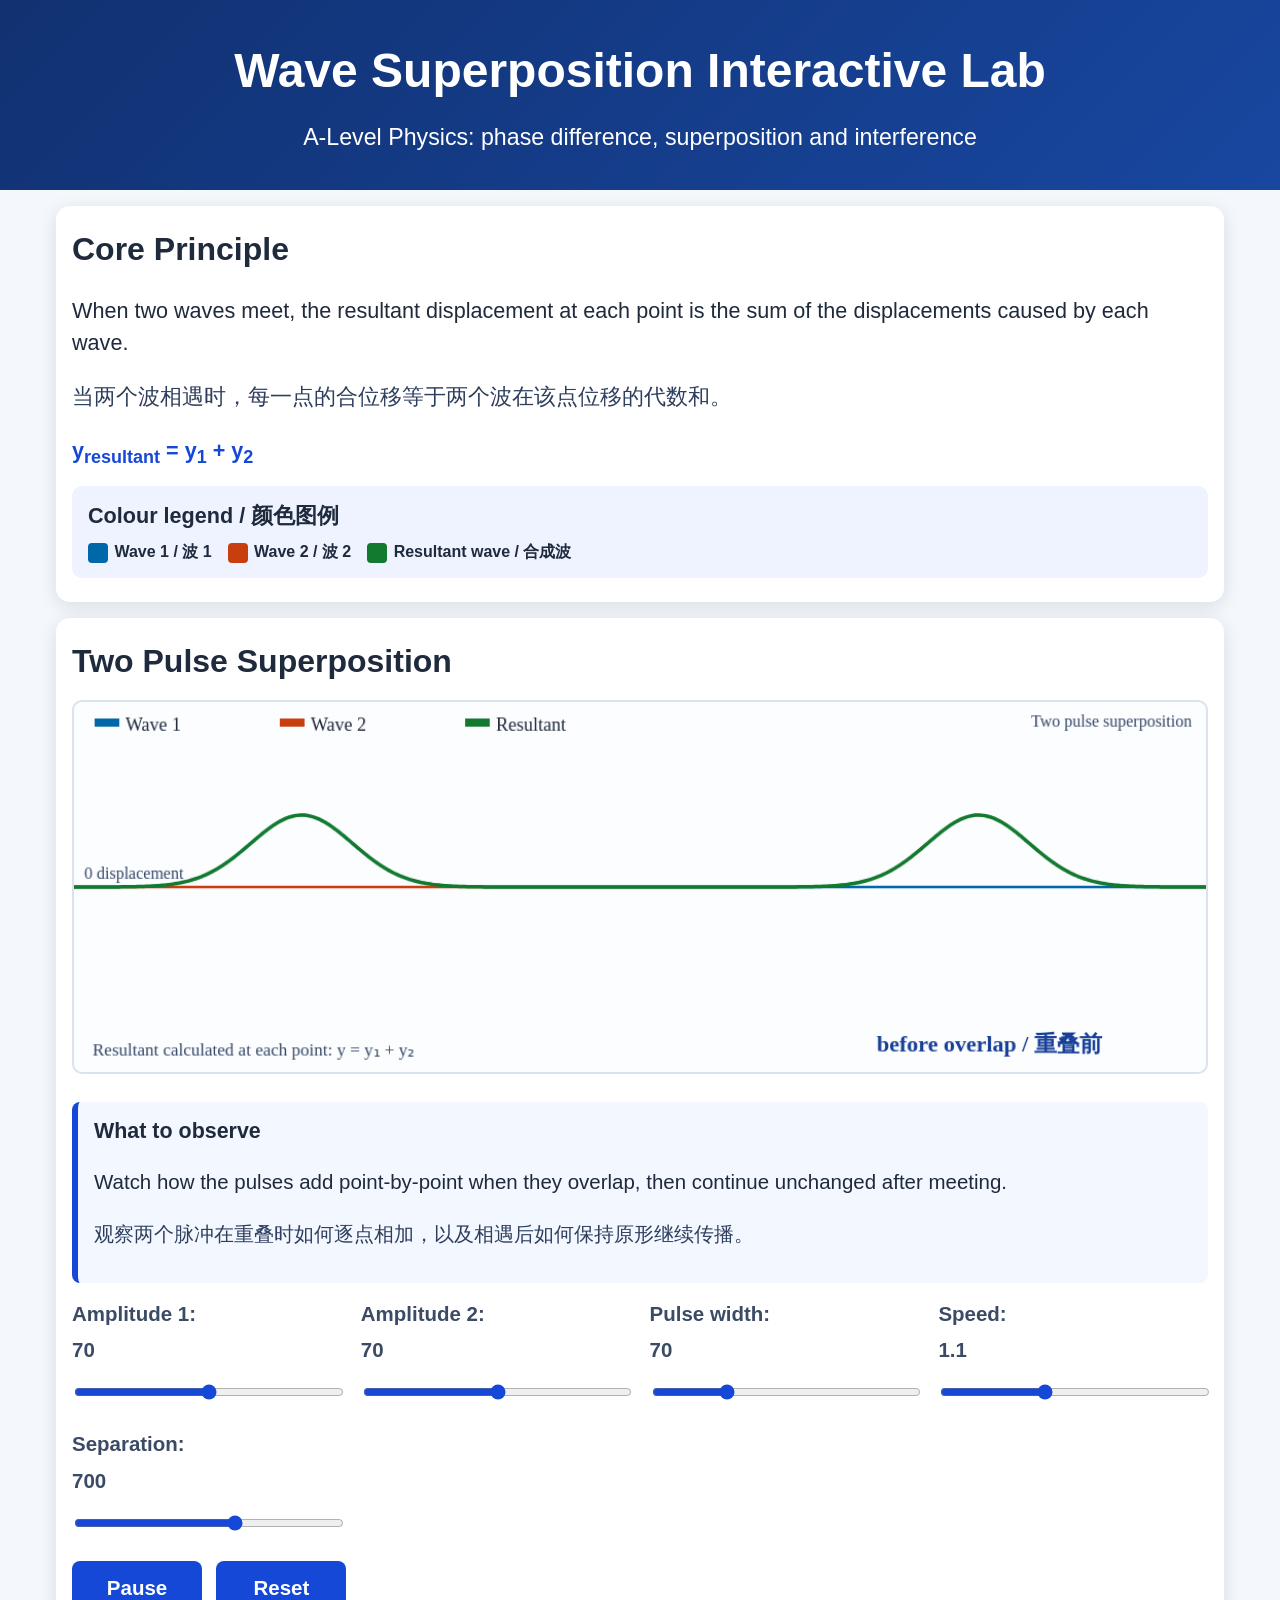
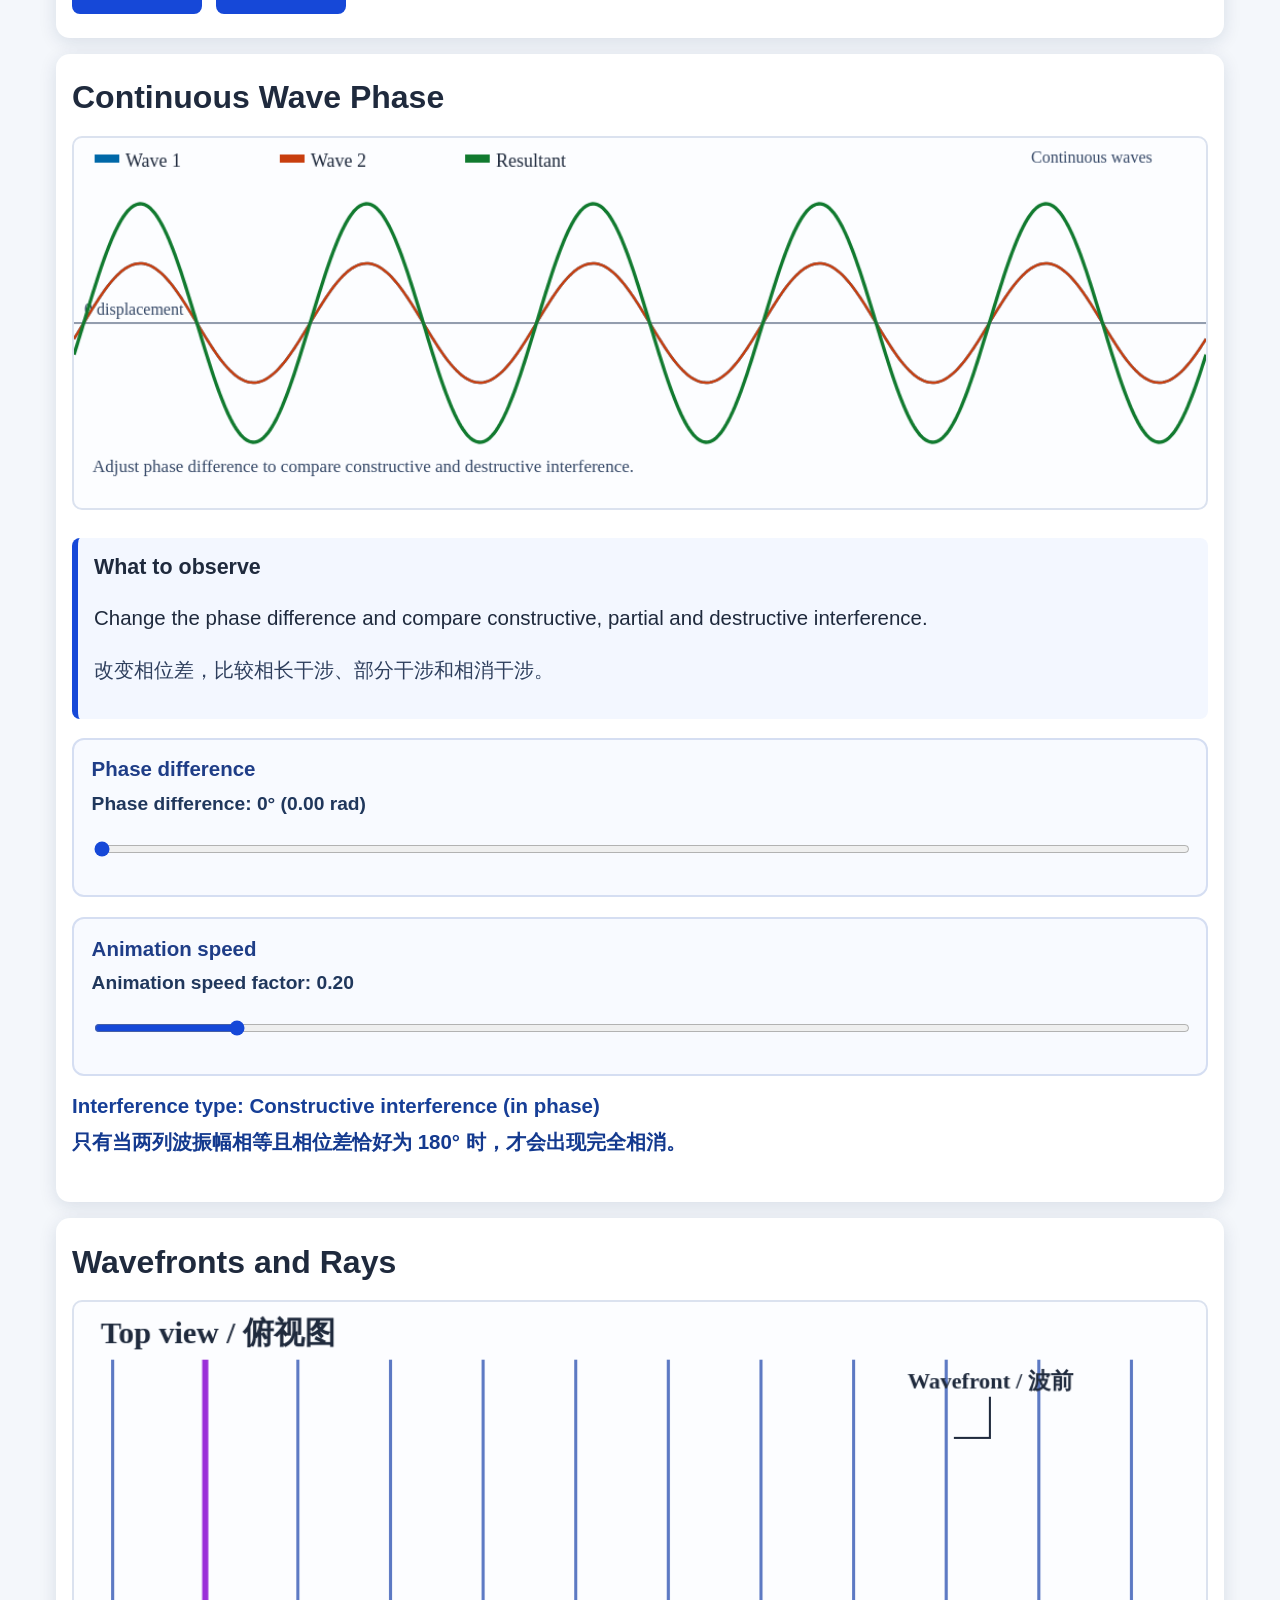
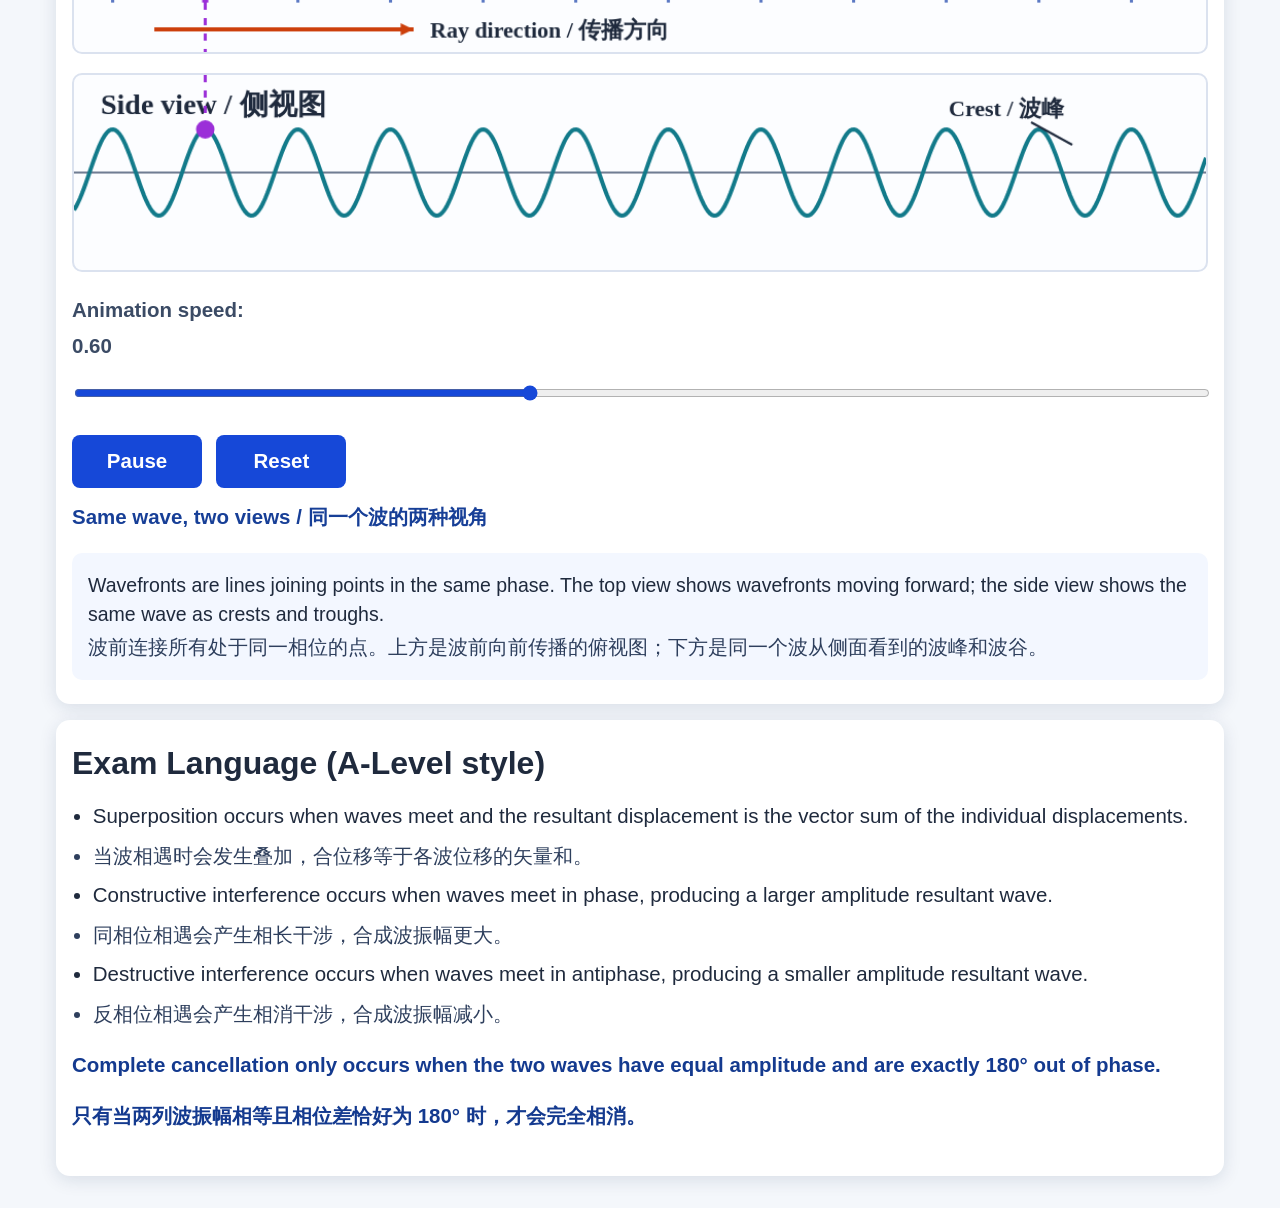
<file: index.html>
<!DOCTYPE html>
<html lang="en">
<head>
  <meta charset="UTF-8" />
  <meta name="viewport" content="width=device-width, initial-scale=1.0" />
  <title>Wave Superposition Interactive Lab</title>
  <link rel="stylesheet" href="style.css" />
</head>
<body>
  <header class="hero">
    <h1>Wave Superposition Interactive Lab</h1>
    <p class="subtitle">A-Level Physics: phase difference, superposition and interference</p>
  </header>

  <main class="container">
    <section class="panel principle-panel">
      <h2>Core Principle</h2>
      <p>
        When two waves meet, the resultant displacement at each point is the sum of the displacements caused by each wave.
      </p>
      <p class="cn-text">
        当两个波相遇时，每一点的合位移等于两个波在该点位移的代数和。
      </p>
      <p class="equation">y<sub>resultant</sub> = y<sub>1</sub> + y<sub>2</sub></p>
      <div class="colour-legend" aria-label="Wave colour legend">
        <h3>Colour legend / 颜色图例</h3>
        <div class="legend-items">
          <span><i class="legend-swatch wave1"></i>Wave 1 / 波 1</span>
          <span><i class="legend-swatch wave2"></i>Wave 2 / 波 2</span>
          <span><i class="legend-swatch resultant"></i>Resultant wave / 合成波</span>
        </div>
      </div>
    </section>

    <section class="panel">
      <h2>Two Pulse Superposition</h2>
      <canvas id="pulseCanvas" width="1100" height="360" aria-label="Pulse superposition animation"></canvas>
      <aside class="observe-box">
        <h3>What to observe</h3>
        <p>Watch how the pulses add point-by-point when they overlap, then continue unchanged after meeting.</p>
        <p class="cn-text">观察两个脉冲在重叠时如何逐点相加，以及相遇后如何保持原形继续传播。</p>
      </aside>
      <div class="controls-grid">
        <label>Amplitude 1: <span id="amp1Value">70</span>
          <input id="amp1" type="range" min="20" max="120" value="70" />
        </label>
        <label>Amplitude 2: <span id="amp2Value">70</span>
          <input id="amp2" type="range" min="20" max="120" value="70" />
        </label>
        <label>Pulse width: <span id="widthValue">70</span>
          <input id="pulseWidth" type="range" min="30" max="180" value="70" />
        </label>
        <label>Speed: <span id="speedValue">1.1</span>
          <input id="speed" type="range" min="0.3" max="2.4" value="1.1" step="0.1" />
        </label>
        <label>Separation: <span id="separationValue">700</span>
          <input id="separation" type="range" min="320" max="950" value="700" />
        </label>
      </div>
      <div class="button-row">
        <button id="pulsePlayPause">Pause</button>
        <button id="pulseReset">Reset</button>
      </div>
    </section>

    <section class="panel">
      <h2>Continuous Wave Phase</h2>
      <canvas id="phaseCanvas" width="1100" height="360" aria-label="Continuous wave phase animation"></canvas>
      <aside class="observe-box">
        <h3>What to observe</h3>
        <p>Change the phase difference and compare constructive, partial and destructive interference.</p>
        <p class="cn-text">改变相位差，比较相长干涉、部分干涉和相消干涉。</p>
      </aside>
      <div class="phase-controls-row">
        <div class="phase-control-box">
          <label for="phase" class="phase-control-title">Phase difference</label>
          <p class="phase-readout">Phase difference: <span id="phaseDeg">0</span>° (<span id="phaseRad">0.00</span> rad)</p>
          <input id="phase" class="long-touch-slider" type="range" min="0" max="360" value="0" />
        </div>
        <div class="phase-control-box speed-box">
          <label for="animationSpeed" class="phase-control-title">Animation speed</label>
          <p class="phase-readout">Animation speed factor: <span id="animationSpeedValue">0.20</span></p>
          <input id="animationSpeed" class="long-touch-slider" type="range" min="0" max="1.6" value="0.2" step="0.01" aria-label="Animation speed" />
        </div>
      </div>
      <p id="interferenceLabel" class="interference-label">Interference type: Constructive interference (in phase)</p>
      <p class="cn-text strong-note">
        只有当两列波振幅相等且相位差恰好为 180° 时，才会出现完全相消。
      </p>
    </section>

    <section class="panel wavefront-panel">
      <h2>Wavefronts and Rays</h2>
      <div class="wavefront-diagram-grid">
        <canvas id="wavefrontCanvas" width="1100" height="340" aria-label="Animated wavefronts and rays"></canvas>
        <canvas id="linkedWaveCanvas" width="1100" height="190" aria-label="Linked sinusoidal wave view"></canvas>
      </div>
      <div class="controls-grid wavefront-controls">
        <label>Animation speed: <span id="wavefrontSpeedValue">0.60</span>
          <input id="wavefrontSpeed" class="long-touch-slider" type="range" min="0" max="1.5" step="0.01" value="0.6" />
        </label>

      </div>
      <div class="button-row">
        <button id="wavefrontPlayPause">Pause</button>
        <button id="wavefrontReset">Reset</button>
      </div>
      <p class="representation-note">Same wave, two views / 同一个波的两种视角</p>
      <div class="wavefront-explain">
        <p>Wavefronts are lines joining points in the same phase. The top view shows wavefronts moving forward; the side view shows the same wave as crests and troughs.</p>
        <p class="cn-text">波前连接所有处于同一相位的点。上方是波前向前传播的俯视图；下方是同一个波从侧面看到的波峰和波谷。</p>
      </div>
    </section>

    <section class="panel exam-panel">
      <h2>Exam Language (A-Level style)</h2>
      <ul>
        <li>Superposition occurs when waves meet and the resultant displacement is the vector sum of the individual displacements.</li>
        <li class="cn-text">当波相遇时会发生叠加，合位移等于各波位移的矢量和。</li>
        <li>Constructive interference occurs when waves meet in phase, producing a larger amplitude resultant wave.</li>
        <li class="cn-text">同相位相遇会产生相长干涉，合成波振幅更大。</li>
        <li>Destructive interference occurs when waves meet in antiphase, producing a smaller amplitude resultant wave.</li>
        <li class="cn-text">反相位相遇会产生相消干涉，合成波振幅减小。</li>
      </ul>
      <p class="strong-note">
        Complete cancellation only occurs when the two waves have equal amplitude and are exactly 180° out of phase.
      </p>
      <p class="cn-text strong-note">只有当两列波振幅相等且相位差恰好为 180° 时，才会完全相消。</p>
    </section>
  </main>

  <script src="script.js"></script>
</body>
</html>
</file>
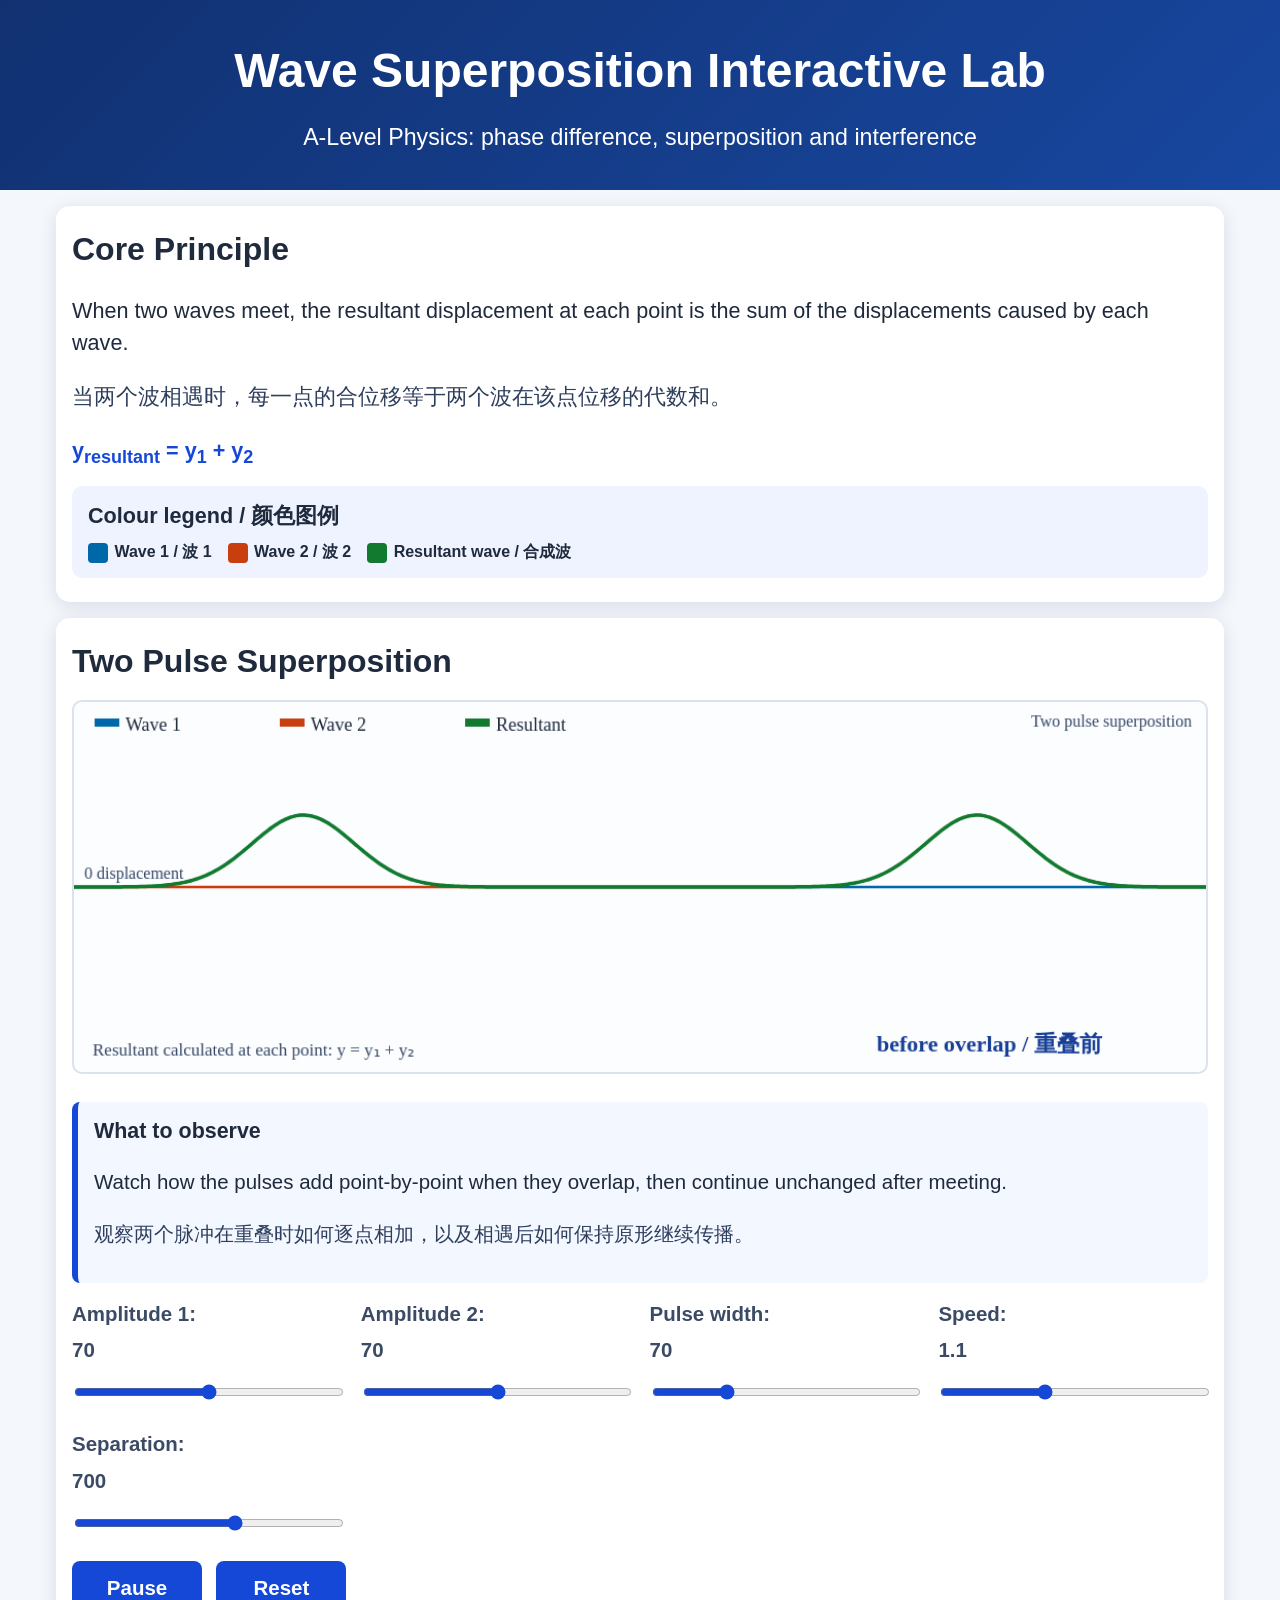
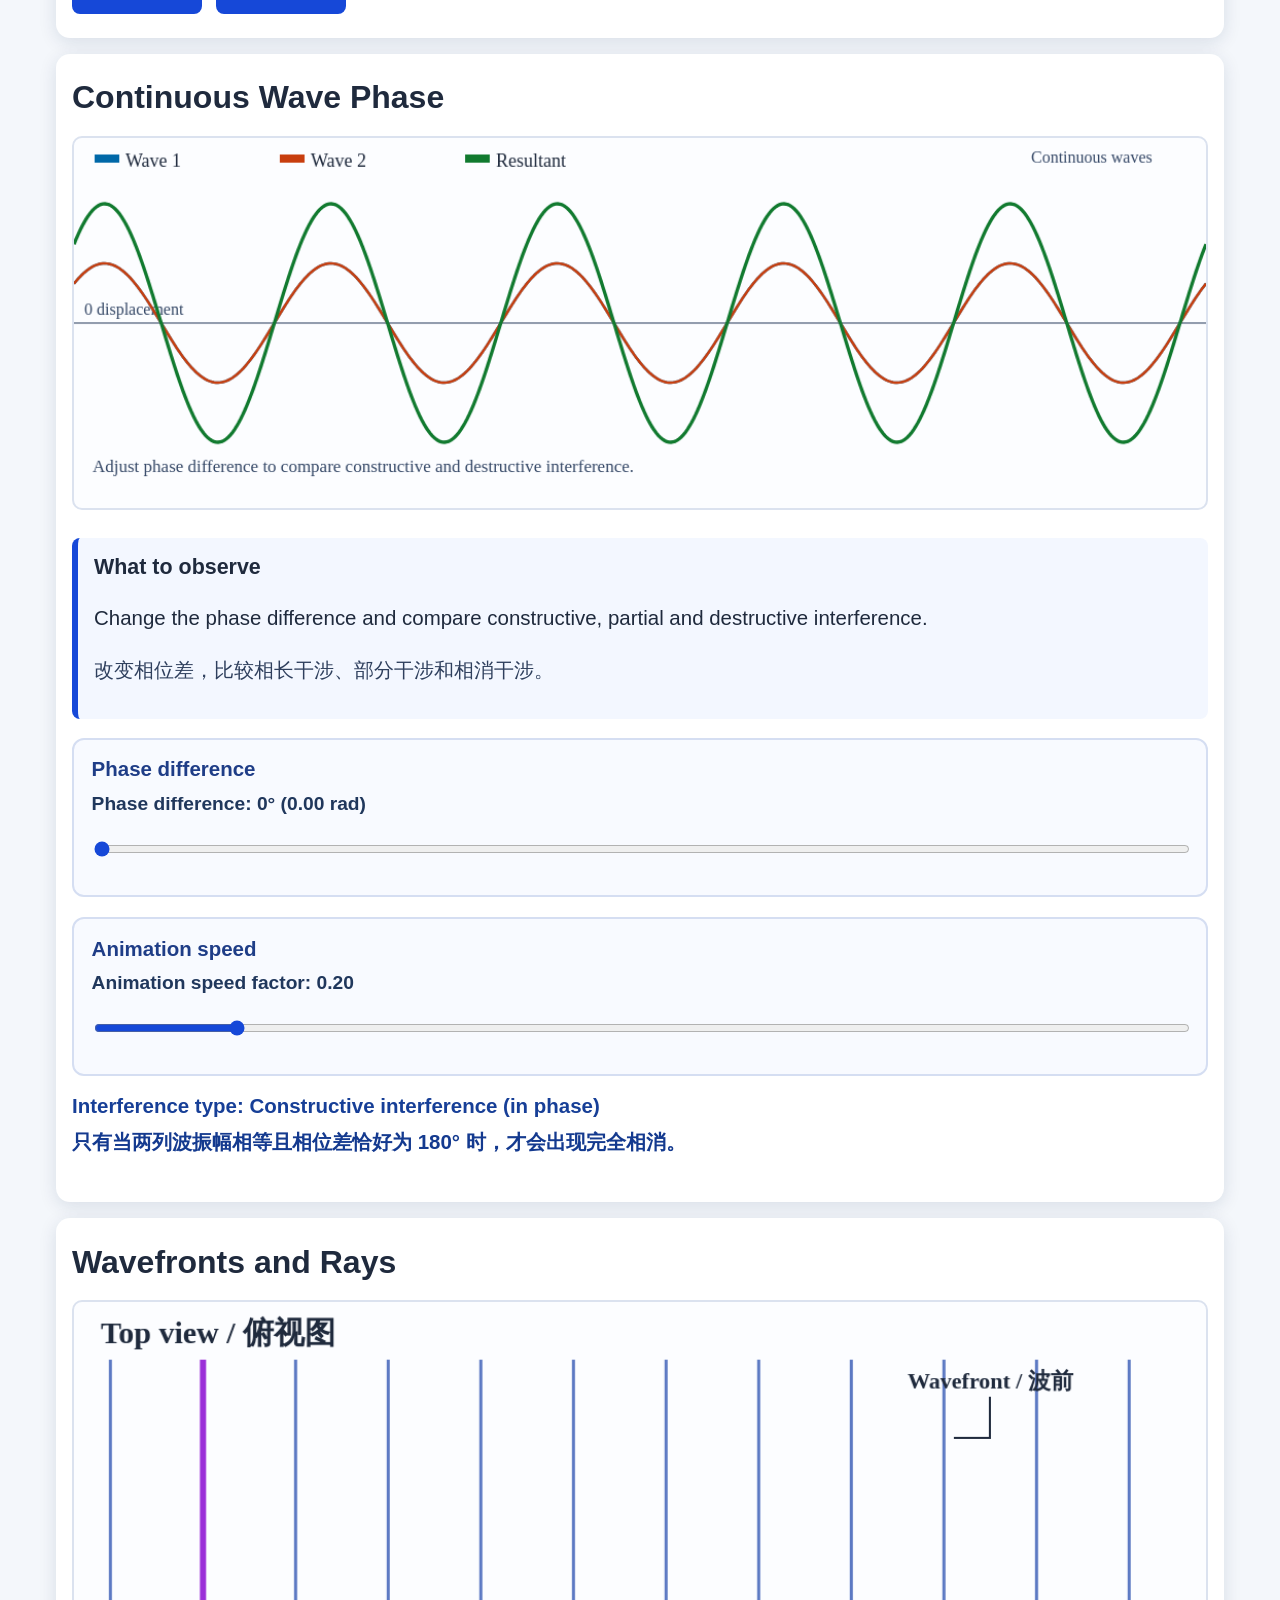
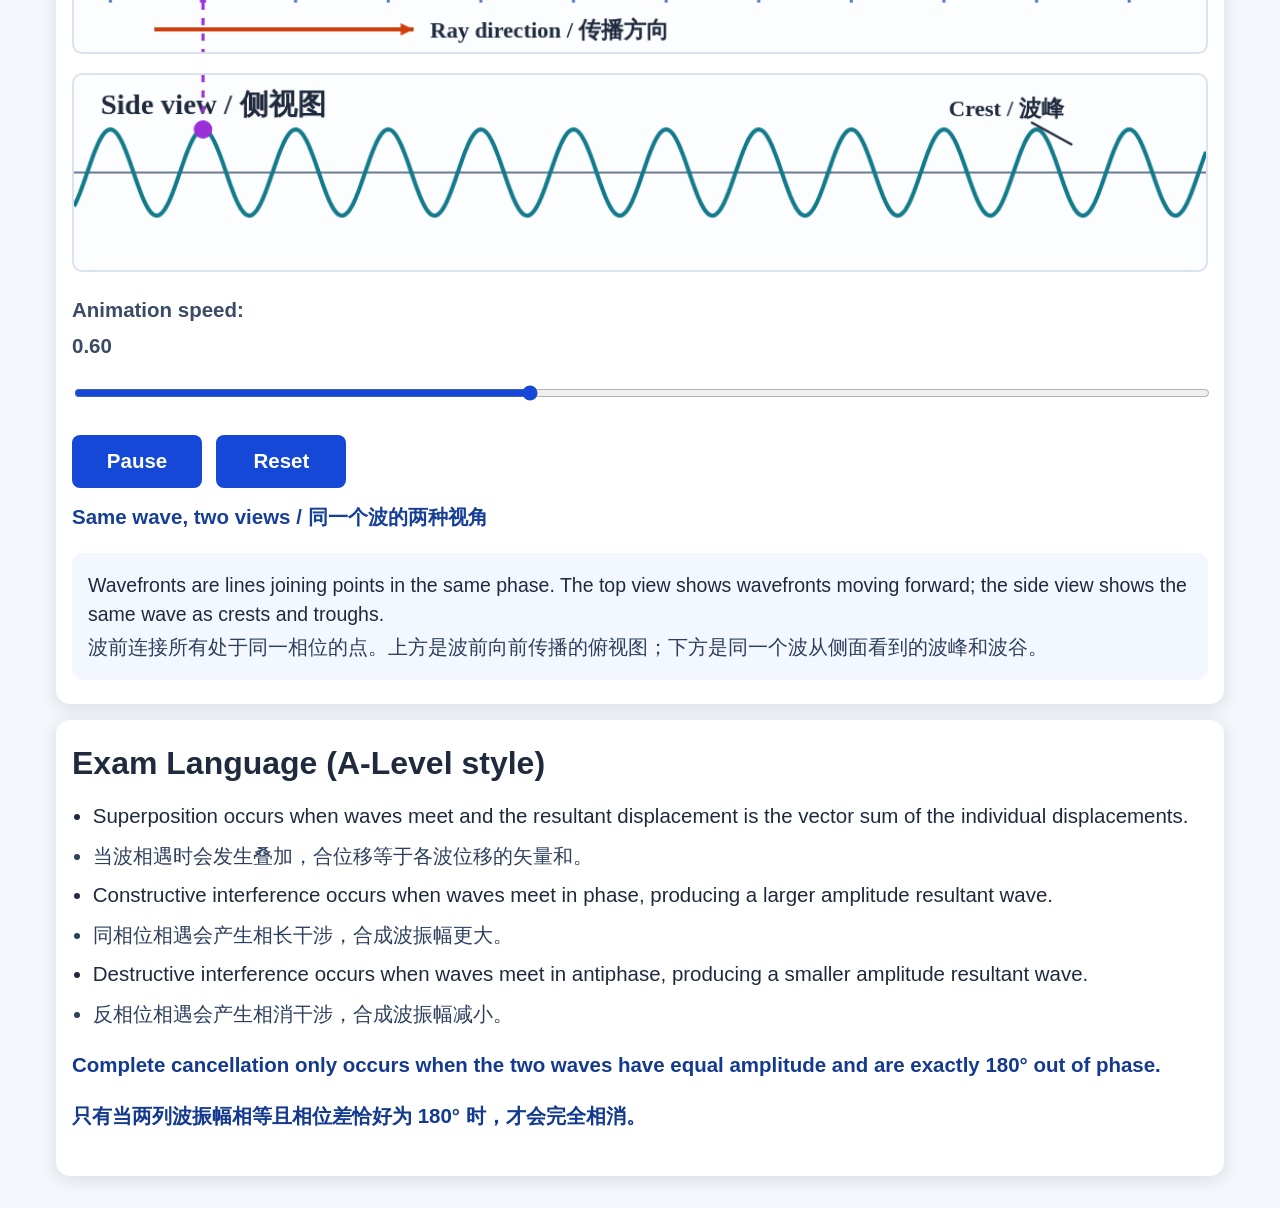
<file: wave-superposition-offline.html>
<!DOCTYPE html>
<html lang="en">
<head>
  <meta charset="UTF-8" />
  <meta name="viewport" content="width=device-width, initial-scale=1.0" />
  <title>Wave Superposition Interactive Lab</title>
  <style>
:root {
  --bg: #f4f7fb;
  --panel: #ffffff;
  --text: #1f2a3d;
  --muted: #3b4b65;
  --accent: #1648d8;
  --wave1: #0068a8;
  --wave2: #c83e0e;
  --resultant: #117a2f;
  --axis: #707d93;
  --shadow: rgba(17, 44, 84, 0.12);
}

* {
  box-sizing: border-box;
}

body {
  margin: 0;
  font-family: "Segoe UI", Arial, sans-serif;
  background: var(--bg);
  color: var(--text);
  line-height: 1.5;
}

.hero {
  background: linear-gradient(135deg, #113171, #1847a0);
  color: #fff;
  text-align: center;
  padding: 2.2rem 1.2rem;
}

h1 {
  margin: 0;
  font-size: clamp(2rem, 3.8vw, 3rem);
}

.subtitle {
  margin: 0.8rem 0 0;
  font-size: clamp(1.1rem, 2.3vw, 1.45rem);
}

.container {
  max-width: 1200px;
  margin: 1rem auto 2rem;
  padding: 0 1rem;
}

.panel {
  background: var(--panel);
  border-radius: 14px;
  box-shadow: 0 4px 18px var(--shadow);
  padding: 1rem 1rem 1.5rem;
  margin: 1rem 0;
}

h2 {
  font-size: clamp(1.35rem, 2.6vw, 2rem);
  margin-top: 0.2rem;
  margin-bottom: 0.9rem;
}

p, li, label, button, select {
  font-size: clamp(1.04rem, 1.95vw, 1.28rem);
}

.principle-panel p {
  font-size: clamp(1.12rem, 2vw, 1.35rem);
}

.equation {
  font-size: clamp(1.35rem, 2.6vw, 1.9rem);
  font-weight: 700;
  color: var(--accent);
  margin: 0.5rem 0 0;
}

canvas {
  width: 100%;
  height: auto;
  border: 2px solid #dbe2ef;
  border-radius: 10px;
  background: #fcfdff;
  margin-bottom: 0.4rem;
}

.controls-grid {
  display: grid;
  grid-template-columns: repeat(auto-fit, minmax(240px, 1fr));
  gap: 1rem 1.2rem;
  margin-top: 1rem;
}

.controls-grid label {
  display: flex;
  flex-direction: column;
  gap: 0.35rem;
  font-weight: 600;
  color: var(--muted);
}

input[type="range"] {
  width: 100%;
  height: 38px;
  accent-color: var(--accent);
}

.button-row {
  display: flex;
  gap: 0.9rem;
  margin-top: 1.1rem;
  flex-wrap: wrap;
}

button {
  border: none;
  border-radius: 8px;
  padding: 0.9rem 1.3rem;
  background: var(--accent);
  color: #fff;
  font-weight: 700;
  cursor: pointer;
  min-width: 130px;
}

button:hover {
  filter: brightness(1.1);
}


.phase-controls-row {
  display: grid;
  grid-template-columns: 1fr;
  gap: 1rem;
  margin-top: 1.2rem;
}

.phase-control-box {
  border: 2px solid #d5def2;
  border-radius: 12px;
  background: #f8faff;
  padding: 0.9rem 1.1rem 1rem;
}

.long-touch-slider {
  width: 100%;
  min-height: 46px;
}

.long-touch-slider::-webkit-slider-thumb {
  width: 28px;
  height: 28px;
}

.long-touch-slider::-moz-range-thumb {
  width: 28px;
  height: 28px;
}

.speed-box {
  margin-top: 0.25rem;
}


.phase-control-title {
  display: block;
  font-weight: 700;
  color: #1f3d87;
  margin-bottom: 0.3rem;
}

.phase-readout {
  margin: 0 0 0.35rem;
  font-size: clamp(1rem, 1.8vw, 1.2rem);
  font-weight: 700;
  color: #20375c;
  white-space: nowrap;
}

.interference-label {
  margin: 0.9rem 0 0;
  font-weight: 700;
  color: #173f97;
}

.colour-legend {
  margin-top: 0.9rem;
  padding: 0.9rem 1rem;
  border-radius: 10px;
  background: #eef3ff;
}

.colour-legend h3 {
  margin: 0 0 0.45rem;
  font-size: clamp(1.1rem, 2.1vw, 1.35rem);
}

.legend-items {
  display: flex;
  gap: 1rem;
  flex-wrap: wrap;
  font-weight: 700;
}

.legend-swatch {
  display: inline-block;
  width: 20px;
  height: 20px;
  margin-right: 0.4rem;
  border-radius: 4px;
  vertical-align: middle;
}
.wave1 { background: var(--wave1); }
.wave2 { background: var(--wave2); }
.resultant { background: var(--resultant); }

.observe-box {
  margin-top: 0.9rem;
  padding: 0.8rem 1rem;
  border-left: 6px solid var(--accent);
  background: #f3f7ff;
  border-radius: 8px;
}

.observe-box h3 {
  margin: 0 0 0.4rem;
  font-size: clamp(1.08rem, 1.9vw, 1.34rem);
}

.cn-text {
  margin-top: 0.35rem;
  color: #2e3f5d;
}

.strong-note {
  font-weight: 700;
  color: #143a8f;
}

.exam-panel ul {
  margin: 0.2rem 0 0;
  padding-left: 1.3rem;
}

.exam-panel li + li {
  margin-top: 0.55rem;
}

@media (max-width: 1024px) {
  .container {
    padding: 0 0.85rem;
  }

  .phase-readout {
    white-space: normal;
  }
}

.wf-main { background: #5c79c3; }
.wf-highlight { background: #9b2fd8; }
.wf-ray { background: #cc3f0c; }
.wf-sine { background: #127a8a; }

.wavefront-diagram-grid {
  display: grid;
  gap: 0.8rem;
}

.wavefront-controls {
  margin-top: 1rem;
}

.wavefront-controls .toggle-label {
  flex-direction: row;
  justify-content: space-between;
  align-items: center;
  padding: 0.7rem 0.9rem;
  border: 2px solid #d5def2;
  border-radius: 10px;
  background: #f8faff;
}

.wavefront-controls input[type="checkbox"] {
  width: 32px;
  height: 32px;
  accent-color: var(--accent);
}

.wavefront-legend {
  margin-top: 0.8rem;
}

.exam-language-box {
  margin-top: 1rem;
  padding: 0.9rem 1rem;
  border: 2px solid #d5def2;
  border-radius: 10px;
  background: #f8faff;
}

.exam-language-box h3 {
  margin: 0 0 0.4rem;
  font-size: clamp(1.05rem, 2vw, 1.3rem);
}

.exam-language-box ul {
  margin: 0;
  padding-left: 1.2rem;
}

.representation-note {
  margin-top: 0.9rem;
  font-weight: 700;
  color: #173f97;
}

.wavefront-explain {
  margin-top: 0.7rem;
  padding: 0.9rem 1rem;
  border-radius: 10px;
  background: #f3f7ff;
}

.wavefront-explain p {
  margin: 0.2rem 0;
  font-size: clamp(1.05rem, 1.9vw, 1.22rem);
}
  </style>
</head>
<body>
  <header class="hero">
    <h1>Wave Superposition Interactive Lab</h1>
    <p class="subtitle">A-Level Physics: phase difference, superposition and interference</p>
  </header>

  <main class="container">
    <section class="panel principle-panel">
      <h2>Core Principle</h2>
      <p>
        When two waves meet, the resultant displacement at each point is the sum of the displacements caused by each wave.
      </p>
      <p class="cn-text">
        当两个波相遇时，每一点的合位移等于两个波在该点位移的代数和。
      </p>
      <p class="equation">y<sub>resultant</sub> = y<sub>1</sub> + y<sub>2</sub></p>
      <div class="colour-legend" aria-label="Wave colour legend">
        <h3>Colour legend / 颜色图例</h3>
        <div class="legend-items">
          <span><i class="legend-swatch wave1"></i>Wave 1 / 波 1</span>
          <span><i class="legend-swatch wave2"></i>Wave 2 / 波 2</span>
          <span><i class="legend-swatch resultant"></i>Resultant wave / 合成波</span>
        </div>
      </div>
    </section>

    <section class="panel">
      <h2>Two Pulse Superposition</h2>
      <canvas id="pulseCanvas" width="1100" height="360" aria-label="Pulse superposition animation"></canvas>
      <aside class="observe-box">
        <h3>What to observe</h3>
        <p>Watch how the pulses add point-by-point when they overlap, then continue unchanged after meeting.</p>
        <p class="cn-text">观察两个脉冲在重叠时如何逐点相加，以及相遇后如何保持原形继续传播。</p>
      </aside>
      <div class="controls-grid">
        <label>Amplitude 1: <span id="amp1Value">70</span>
          <input id="amp1" type="range" min="20" max="120" value="70" />
        </label>
        <label>Amplitude 2: <span id="amp2Value">70</span>
          <input id="amp2" type="range" min="20" max="120" value="70" />
        </label>
        <label>Pulse width: <span id="widthValue">70</span>
          <input id="pulseWidth" type="range" min="30" max="180" value="70" />
        </label>
        <label>Speed: <span id="speedValue">1.1</span>
          <input id="speed" type="range" min="0.3" max="2.4" value="1.1" step="0.1" />
        </label>
        <label>Separation: <span id="separationValue">700</span>
          <input id="separation" type="range" min="320" max="950" value="700" />
        </label>
      </div>
      <div class="button-row">
        <button id="pulsePlayPause">Pause</button>
        <button id="pulseReset">Reset</button>
      </div>
    </section>

    <section class="panel">
      <h2>Continuous Wave Phase</h2>
      <canvas id="phaseCanvas" width="1100" height="360" aria-label="Continuous wave phase animation"></canvas>
      <aside class="observe-box">
        <h3>What to observe</h3>
        <p>Change the phase difference and compare constructive, partial and destructive interference.</p>
        <p class="cn-text">改变相位差，比较相长干涉、部分干涉和相消干涉。</p>
      </aside>
      <div class="phase-controls-row">
        <div class="phase-control-box">
          <label for="phase" class="phase-control-title">Phase difference</label>
          <p class="phase-readout">Phase difference: <span id="phaseDeg">0</span>° (<span id="phaseRad">0.00</span> rad)</p>
          <input id="phase" class="long-touch-slider" type="range" min="0" max="360" value="0" />
        </div>
        <div class="phase-control-box speed-box">
          <label for="animationSpeed" class="phase-control-title">Animation speed</label>
          <p class="phase-readout">Animation speed factor: <span id="animationSpeedValue">0.20</span></p>
          <input id="animationSpeed" class="long-touch-slider" type="range" min="0" max="1.6" value="0.2" step="0.01" aria-label="Animation speed" />
        </div>
      </div>
      <p id="interferenceLabel" class="interference-label">Interference type: Constructive interference (in phase)</p>
      <p class="cn-text strong-note">
        只有当两列波振幅相等且相位差恰好为 180° 时，才会出现完全相消。
      </p>
    </section>

    <section class="panel wavefront-panel">
      <h2>Wavefronts and Rays</h2>
      <div class="wavefront-diagram-grid">
        <canvas id="wavefrontCanvas" width="1100" height="340" aria-label="Animated wavefronts and rays"></canvas>
        <canvas id="linkedWaveCanvas" width="1100" height="190" aria-label="Linked sinusoidal wave view"></canvas>
      </div>
      <div class="controls-grid wavefront-controls">
        <label>Animation speed: <span id="wavefrontSpeedValue">0.60</span>
          <input id="wavefrontSpeed" class="long-touch-slider" type="range" min="0" max="1.5" step="0.01" value="0.6" />
        </label>

      </div>
      <div class="button-row">
        <button id="wavefrontPlayPause">Pause</button>
        <button id="wavefrontReset">Reset</button>
      </div>
      <p class="representation-note">Same wave, two views / 同一个波的两种视角</p>
      <div class="wavefront-explain">
        <p>Wavefronts are lines joining points in the same phase. The top view shows wavefronts moving forward; the side view shows the same wave as crests and troughs.</p>
        <p class="cn-text">波前连接所有处于同一相位的点。上方是波前向前传播的俯视图；下方是同一个波从侧面看到的波峰和波谷。</p>
      </div>
    </section>

    <section class="panel exam-panel">
      <h2>Exam Language (A-Level style)</h2>
      <ul>
        <li>Superposition occurs when waves meet and the resultant displacement is the vector sum of the individual displacements.</li>
        <li class="cn-text">当波相遇时会发生叠加，合位移等于各波位移的矢量和。</li>
        <li>Constructive interference occurs when waves meet in phase, producing a larger amplitude resultant wave.</li>
        <li class="cn-text">同相位相遇会产生相长干涉，合成波振幅更大。</li>
        <li>Destructive interference occurs when waves meet in antiphase, producing a smaller amplitude resultant wave.</li>
        <li class="cn-text">反相位相遇会产生相消干涉，合成波振幅减小。</li>
      </ul>
      <p class="strong-note">
        Complete cancellation only occurs when the two waves have equal amplitude and are exactly 180° out of phase.
      </p>
      <p class="cn-text strong-note">只有当两列波振幅相等且相位差恰好为 180° 时，才会完全相消。</p>
    </section>
  </main>

  <script>
const TAU = Math.PI * 2;

const pulseCanvas = document.getElementById("pulseCanvas");
const pulseCtx = pulseCanvas.getContext("2d");

const phaseCanvas = document.getElementById("phaseCanvas");
const phaseCtx = phaseCanvas.getContext("2d");

const wavefrontCanvas = document.getElementById("wavefrontCanvas");
const wavefrontCtx = wavefrontCanvas.getContext("2d");
const linkedWaveCanvas = document.getElementById("linkedWaveCanvas");
const linkedWaveCtx = linkedWaveCanvas.getContext("2d");

const controls = {
  amp1: document.getElementById("amp1"),
  amp2: document.getElementById("amp2"),
  width: document.getElementById("pulseWidth"),
  speed: document.getElementById("speed"),
  separation: document.getElementById("separation"),
  phase: document.getElementById("phase"),
  animationSpeed: document.getElementById("animationSpeed"),
  wavefrontSpeed: document.getElementById("wavefrontSpeed"),

};

const readouts = {
  amp1: document.getElementById("amp1Value"),
  amp2: document.getElementById("amp2Value"),
  width: document.getElementById("widthValue"),
  speed: document.getElementById("speedValue"),
  separation: document.getElementById("separationValue"),
  phaseDeg: document.getElementById("phaseDeg"),
  phaseRad: document.getElementById("phaseRad"),
  animationSpeed: document.getElementById("animationSpeedValue"),
  interferenceLabel: document.getElementById("interferenceLabel"),
  wavefrontSpeed: document.getElementById("wavefrontSpeedValue"),

};

const pulsePlayPauseButton = document.getElementById("pulsePlayPause");
const pulseResetButton = document.getElementById("pulseReset");
const wavefrontPlayPauseButton = document.getElementById("wavefrontPlayPause");
const wavefrontResetButton = document.getElementById("wavefrontReset");

let pulseAnimationRunning = true;
let pulseTime = 0;
let smoothPhaseRad = 0;

function gaussianPulse(x, center, width, amplitude) {
  const distance = (x - center) / width;
  return amplitude * Math.exp(-(distance * distance));
}

function drawAxis(ctx, width, height, label) {
  const midY = height / 2;
  ctx.save();
  ctx.strokeStyle = "#707d93";
  ctx.lineWidth = 1.5;

  ctx.beginPath();
  ctx.moveTo(0, midY);
  ctx.lineTo(width, midY);
  ctx.stroke();

  ctx.fillStyle = "#344766";
  ctx.font = "16px Segoe UI";
  ctx.fillText("0 displacement", 10, midY - 8);
  ctx.fillText(label, width - 170, 24);
  ctx.restore();
}

function drawWaveLine(ctx, getY, color, lineWidth = 2.5) {
  const width = ctx.canvas.width;
  const height = ctx.canvas.height;
  const midY = height / 2;

  ctx.save();
  ctx.strokeStyle = color;
  ctx.lineWidth = lineWidth;
  ctx.beginPath();

  for (let x = 0; x <= width; x += 2) {
    const y = midY - getY(x);
    if (x === 0) {
      ctx.moveTo(x, y);
    } else {
      ctx.lineTo(x, y);
    }
  }

  ctx.stroke();
  ctx.restore();
}

function drawLegend(ctx) {
  const items = [
    ["Wave 1", "#0068a8"],
    ["Wave 2", "#c83e0e"],
    ["Resultant", "#117a2f"],
  ];

  ctx.save();
  ctx.font = "18px Segoe UI";
  let x = 20;
  const y = 28;

  items.forEach(([text, color]) => {
    ctx.fillStyle = color;
    ctx.fillRect(x, y - 12, 24, 8);
    ctx.fillStyle = "#1f2a3d";
    ctx.fillText(text, x + 30, y);
    x += 180;
  });

  ctx.restore();
}

function drawPulseScene() {
  const width = pulseCanvas.width;
  const height = pulseCanvas.height;

  const amp1 = Number(controls.amp1.value);
  const amp2 = Number(controls.amp2.value);
  const pulseWidth = Number(controls.width.value);
  const speed = Number(controls.speed.value);
  const separation = Number(controls.separation.value);

  const centerLeftStart = width / 2 - separation / 2;
  const centerRightStart = width / 2 + separation / 2;

  const center1 = centerLeftStart + pulseTime * speed;
  const center2 = centerRightStart - pulseTime * speed;

  pulseCtx.clearRect(0, 0, width, height);

  drawAxis(pulseCtx, width, height, "Two pulse superposition");
  drawLegend(pulseCtx);

  drawWaveLine(pulseCtx, (x) => gaussianPulse(x, center1, pulseWidth, amp1), "#0068a8");
  drawWaveLine(pulseCtx, (x) => gaussianPulse(x, center2, pulseWidth, amp2), "#c83e0e");
  drawWaveLine(
    pulseCtx,
    (x) => gaussianPulse(x, center1, pulseWidth, amp1) + gaussianPulse(x, center2, pulseWidth, amp2),
    "#117a2f",
    3.5
  );

  pulseCtx.fillStyle = "#344766";
  pulseCtx.font = "17px Segoe UI";
  pulseCtx.fillText("Resultant calculated at each point: y = y₁ + y₂", 18, height - 16);

  const centerDistance = Math.abs(center2 - center1);
  let overlapLabel = "before overlap / 重叠前";
  if (centerDistance < pulseWidth * 0.6) {
    overlapLabel = "during overlap / 重叠中";
  } else if (center1 > width / 2 + separation / 2) {
    overlapLabel = "after overlap / 重叠后";
  }
  pulseCtx.fillStyle = "#173f97";
  pulseCtx.font = "bold 22px Segoe UI";
  pulseCtx.fillText(overlapLabel, width - 320, height - 20);
}

function updatePhaseReadout() {
  const phaseDeg = Number(controls.phase.value);
  const phaseRad = (phaseDeg * Math.PI) / 180;

  readouts.phaseDeg.textContent = String(phaseDeg);
  readouts.phaseRad.textContent = phaseRad.toFixed(2);

  const wrapped = ((phaseDeg % 360) + 360) % 360;

  if (wrapped === 0) {
    readouts.interferenceLabel.textContent = "Interference type: Constructive interference (in phase)";
  } else if (wrapped === 180) {
    readouts.interferenceLabel.textContent = "Interference type: Destructive interference (antiphase). Complete cancellation requires equal amplitudes.";
  } else {
    readouts.interferenceLabel.textContent = "Interference type: Partial interference (not fully constructive or destructive)";
  }
}

function updateAnimationSpeedReadout() {
  const speedValue = Number(controls.animationSpeed.value);
  readouts.animationSpeed.textContent = speedValue.toFixed(2);
}

function drawPhaseScene() {
  const width = phaseCanvas.width;
  const height = phaseCanvas.height;
  const midY = height / 2;

  phaseCtx.clearRect(0, 0, width, height);
  drawAxis(phaseCtx, width, height, "Continuous waves");
  drawLegend(phaseCtx);

  const targetPhaseRad = (Number(controls.phase.value) * Math.PI) / 180;
  smoothPhaseRad += (targetPhaseRad - smoothPhaseRad) * 0.08;

  const amplitude = 58;
  const wavelength = 220;
  const angularWaveNumber = TAU / wavelength;
  const speedFactor = Number(controls.animationSpeed.value);
  const baseAngularFrequency = 0.001;
  const maxAngularFrequency = 0.055;
  const angularFrequency = baseAngularFrequency + (Math.pow(speedFactor / 1.6, 1.8) * (maxAngularFrequency - baseAngularFrequency));
  const animationTime = speedFactor === 0 ? 0 : performance.now();

  drawWaveLine(
    phaseCtx,
    (x) => amplitude * Math.sin(angularWaveNumber * x - angularFrequency * animationTime),
    "#0068a8"
  );

  drawWaveLine(
    phaseCtx,
    (x) => amplitude * Math.sin(angularWaveNumber * x - angularFrequency * animationTime + smoothPhaseRad),
    "#c83e0e"
  );

  drawWaveLine(
    phaseCtx,
    (x) => {
      const y1 = amplitude * Math.sin(angularWaveNumber * x - angularFrequency * animationTime);
      const y2 = amplitude * Math.sin(angularWaveNumber * x - angularFrequency * animationTime + smoothPhaseRad);
      return y1 + y2;
    },
    "#117a2f",
    3.3
  );

  phaseCtx.fillStyle = "#344766";
  phaseCtx.font = "17px Segoe UI";
  phaseCtx.fillText("Adjust phase difference to compare constructive and destructive interference.", 18, midY + 145);
}

let wavefrontTravelX = 0;
let wavefrontRunning = true;
let lastFrameTime = performance.now();

function drawArrow(ctx, sx, sy, ex, ey, color) {
  const head = 14;
  const angle = Math.atan2(ey - sy, ex - sx);
  ctx.save();
  ctx.strokeStyle = color;
  ctx.fillStyle = color;
  ctx.lineWidth = 4;
  ctx.beginPath();
  ctx.moveTo(sx, sy);
  ctx.lineTo(ex, ey);
  ctx.stroke();
  ctx.beginPath();
  ctx.moveTo(ex, ey);
  ctx.lineTo(ex - head * Math.cos(angle - Math.PI / 7), ey - head * Math.sin(angle - Math.PI / 7));
  ctx.lineTo(ex - head * Math.cos(angle + Math.PI / 7), ey - head * Math.sin(angle + Math.PI / 7));
  ctx.closePath();
  ctx.fill();
  ctx.restore();
}

function drawWavefrontScene() {
  const width = wavefrontCanvas.width;
  const height = wavefrontCanvas.height;
  const spacing = 90;
  const travelSpan = width + spacing * 2;
  const highlightX = ((wavefrontTravelX % travelSpan) + travelSpan) % travelSpan - spacing;

  wavefrontCtx.clearRect(0, 0, width, height);

  wavefrontCtx.fillStyle = '#1f2a3d';
  wavefrontCtx.font = 'bold 30px Segoe UI';
  wavefrontCtx.fillText('Top view / 俯视图', 26, 40);

  for (let x = highlightX - spacing * 20; x <= width + spacing * 20; x += spacing) {
    const isHighlight = Math.abs(x - highlightX) < 0.001;
    wavefrontCtx.strokeStyle = isHighlight ? '#9b2fd8' : '#5c79c3';
    wavefrontCtx.lineWidth = isHighlight ? 6 : 3;
    wavefrontCtx.beginPath();
    wavefrontCtx.moveTo(x, 56);
    wavefrontCtx.lineTo(x, height - 48);
    wavefrontCtx.stroke();
  }

  wavefrontCtx.setLineDash([7, 8]);
  wavefrontCtx.strokeStyle = '#9b2fd8';
  wavefrontCtx.lineWidth = 3;
  wavefrontCtx.beginPath();
  wavefrontCtx.moveTo(highlightX, height - 48);
  wavefrontCtx.lineTo(highlightX, height);
  wavefrontCtx.stroke();
  wavefrontCtx.setLineDash([]);

  wavefrontCtx.fillStyle = '#1f2a3d';
  wavefrontCtx.font = 'bold 22px Segoe UI';
  wavefrontCtx.fillText('Wavefront / 波前', width - 290, 84);
  wavefrontCtx.strokeStyle = '#1f2a3d';
  wavefrontCtx.lineWidth = 2;
  wavefrontCtx.beginPath();
  wavefrontCtx.moveTo(width - 210, 92);
  wavefrontCtx.lineTo(width - 210, 132);
  wavefrontCtx.lineTo(width - 245, 132);
  wavefrontCtx.stroke();

  drawArrow(wavefrontCtx, 78, height - 22, 330, height - 22, '#cc3f0c');
  wavefrontCtx.fillStyle = '#1f2a3d';
  wavefrontCtx.font = 'bold 22px Segoe UI';
  wavefrontCtx.fillText('Ray direction / 传播方向', 346, height - 14);

  drawLinkedSine(highlightX, spacing);
}

function drawLinkedSine(highlightX, spacing) {
  const width = linkedWaveCanvas.width;
  const height = linkedWaveCanvas.height;
  const midY = height / 2;

  linkedWaveCtx.clearRect(0, 0, width, height);
  linkedWaveCtx.strokeStyle = '#707d93';
  linkedWaveCtx.lineWidth = 2;
  linkedWaveCtx.beginPath();
  linkedWaveCtx.moveTo(0, midY);
  linkedWaveCtx.lineTo(width, midY);
  linkedWaveCtx.stroke();

  linkedWaveCtx.fillStyle = '#1f2a3d';
  linkedWaveCtx.font = 'bold 28px Segoe UI';
  linkedWaveCtx.fillText('Side view / 侧视图', 26, 38);
  linkedWaveCtx.font = 'bold 22px Segoe UI';
  linkedWaveCtx.fillText('Crest / 波峰', width - 250, 40);

  const amp = 42;
  const k = TAU / spacing;

  linkedWaveCtx.strokeStyle = '#127a8a';
  linkedWaveCtx.lineWidth = 4;
  linkedWaveCtx.beginPath();
  for (let x = 0; x <= width; x += 2) {
    const y = midY - amp * Math.cos(k * (x - highlightX));
    if (x === 0) linkedWaveCtx.moveTo(x, y); else linkedWaveCtx.lineTo(x, y);
  }
  linkedWaveCtx.stroke();

  const crestX = highlightX;
  const crestY = midY - amp;

  linkedWaveCtx.strokeStyle = '#1f2a3d';
  linkedWaveCtx.lineWidth = 2;
  linkedWaveCtx.beginPath();
  linkedWaveCtx.moveTo(width - 170, 46);
  linkedWaveCtx.lineTo(width - 130, 68);
  linkedWaveCtx.stroke();
  linkedWaveCtx.fillStyle = '#9b2fd8';
  linkedWaveCtx.beginPath();
  linkedWaveCtx.arc(crestX, crestY, 9, 0, TAU);
  linkedWaveCtx.fill();

  linkedWaveCtx.setLineDash([7, 8]);
  linkedWaveCtx.strokeStyle = '#9b2fd8';
  linkedWaveCtx.lineWidth = 3;
  linkedWaveCtx.beginPath();
  linkedWaveCtx.moveTo(crestX, 0);
  linkedWaveCtx.lineTo(crestX, crestY - 10);
  linkedWaveCtx.stroke();
  linkedWaveCtx.setLineDash([]);

}


function updateWavefrontReadouts() {
  readouts.wavefrontSpeed.textContent = Number(controls.wavefrontSpeed.value).toFixed(2);
}

function updateControlReadouts() {
  readouts.amp1.textContent = controls.amp1.value;
  readouts.amp2.textContent = controls.amp2.value;
  readouts.width.textContent = controls.width.value;
  readouts.speed.textContent = Number(controls.speed.value).toFixed(1);
  readouts.separation.textContent = controls.separation.value;
}

function animate(currentTime = performance.now()) {
  const dt = Math.min(40, currentTime - lastFrameTime);
  lastFrameTime = currentTime;

  if (pulseAnimationRunning) {
    pulseTime += 0.35;
  }

  drawPulseScene();
  drawPhaseScene();
  if (wavefrontRunning && Number(controls.wavefrontSpeed.value) > 0) {
    wavefrontTravelX += Number(controls.wavefrontSpeed.value) * dt * 0.18;
  }
  drawWavefrontScene();

  requestAnimationFrame(animate);
}

pulsePlayPauseButton.addEventListener("click", () => {
  pulseAnimationRunning = !pulseAnimationRunning;
  pulsePlayPauseButton.textContent = pulseAnimationRunning ? "Pause" : "Play";
});

pulseResetButton.addEventListener("click", () => {
  pulseTime = 0;
  pulseAnimationRunning = true;
  pulsePlayPauseButton.textContent = "Pause";
});

[controls.amp1, controls.amp2, controls.width, controls.speed, controls.separation].forEach((slider) => {
  slider.addEventListener("input", updateControlReadouts);
});

controls.phase.addEventListener("input", updatePhaseReadout);
controls.animationSpeed.addEventListener("input", updateAnimationSpeedReadout);

updateControlReadouts();
updatePhaseReadout();
updateAnimationSpeedReadout();
animate();

controls.wavefrontSpeed.addEventListener("input", updateWavefrontReadouts);

wavefrontPlayPauseButton.addEventListener("click", () => {
  wavefrontRunning = !wavefrontRunning;
  wavefrontPlayPauseButton.textContent = wavefrontRunning ? "Pause" : "Play";
});

wavefrontResetButton.addEventListener("click", () => {
  wavefrontTravelX = 0;
  controls.wavefrontSpeed.value = "0.6";
  wavefrontRunning = true;
  wavefrontPlayPauseButton.textContent = "Pause";
  updateWavefrontReadouts();
});

updateWavefrontReadouts();
  </script>
</body>
</html>
</file>
<file: style.css>
:root {
  --bg: #f4f7fb;
  --panel: #ffffff;
  --text: #1f2a3d;
  --muted: #3b4b65;
  --accent: #1648d8;
  --wave1: #0068a8;
  --wave2: #c83e0e;
  --resultant: #117a2f;
  --axis: #707d93;
  --shadow: rgba(17, 44, 84, 0.12);
}

* {
  box-sizing: border-box;
}

body {
  margin: 0;
  font-family: "Segoe UI", Arial, sans-serif;
  background: var(--bg);
  color: var(--text);
  line-height: 1.5;
}

.hero {
  background: linear-gradient(135deg, #113171, #1847a0);
  color: #fff;
  text-align: center;
  padding: 2.2rem 1.2rem;
}

h1 {
  margin: 0;
  font-size: clamp(2rem, 3.8vw, 3rem);
}

.subtitle {
  margin: 0.8rem 0 0;
  font-size: clamp(1.1rem, 2.3vw, 1.45rem);
}

.container {
  max-width: 1200px;
  margin: 1rem auto 2rem;
  padding: 0 1rem;
}

.panel {
  background: var(--panel);
  border-radius: 14px;
  box-shadow: 0 4px 18px var(--shadow);
  padding: 1rem 1rem 1.5rem;
  margin: 1rem 0;
}

h2 {
  font-size: clamp(1.35rem, 2.6vw, 2rem);
  margin-top: 0.2rem;
  margin-bottom: 0.9rem;
}

p, li, label, button, select {
  font-size: clamp(1.04rem, 1.95vw, 1.28rem);
}

.principle-panel p {
  font-size: clamp(1.12rem, 2vw, 1.35rem);
}

.equation {
  font-size: clamp(1.35rem, 2.6vw, 1.9rem);
  font-weight: 700;
  color: var(--accent);
  margin: 0.5rem 0 0;
}

canvas {
  width: 100%;
  height: auto;
  border: 2px solid #dbe2ef;
  border-radius: 10px;
  background: #fcfdff;
  margin-bottom: 0.4rem;
}

.controls-grid {
  display: grid;
  grid-template-columns: repeat(auto-fit, minmax(240px, 1fr));
  gap: 1rem 1.2rem;
  margin-top: 1rem;
}

.controls-grid label {
  display: flex;
  flex-direction: column;
  gap: 0.35rem;
  font-weight: 600;
  color: var(--muted);
}

input[type="range"] {
  width: 100%;
  height: 38px;
  accent-color: var(--accent);
}

.button-row {
  display: flex;
  gap: 0.9rem;
  margin-top: 1.1rem;
  flex-wrap: wrap;
}

button {
  border: none;
  border-radius: 8px;
  padding: 0.9rem 1.3rem;
  background: var(--accent);
  color: #fff;
  font-weight: 700;
  cursor: pointer;
  min-width: 130px;
}

button:hover {
  filter: brightness(1.1);
}


.phase-controls-row {
  display: grid;
  grid-template-columns: 1fr;
  gap: 1rem;
  margin-top: 1.2rem;
}

.phase-control-box {
  border: 2px solid #d5def2;
  border-radius: 12px;
  background: #f8faff;
  padding: 0.9rem 1.1rem 1rem;
}

.long-touch-slider {
  width: 100%;
  min-height: 46px;
}

.long-touch-slider::-webkit-slider-thumb {
  width: 28px;
  height: 28px;
}

.long-touch-slider::-moz-range-thumb {
  width: 28px;
  height: 28px;
}

.speed-box {
  margin-top: 0.25rem;
}


.phase-control-title {
  display: block;
  font-weight: 700;
  color: #1f3d87;
  margin-bottom: 0.3rem;
}

.phase-readout {
  margin: 0 0 0.35rem;
  font-size: clamp(1rem, 1.8vw, 1.2rem);
  font-weight: 700;
  color: #20375c;
  white-space: nowrap;
}

.interference-label {
  margin: 0.9rem 0 0;
  font-weight: 700;
  color: #173f97;
}

.colour-legend {
  margin-top: 0.9rem;
  padding: 0.9rem 1rem;
  border-radius: 10px;
  background: #eef3ff;
}

.colour-legend h3 {
  margin: 0 0 0.45rem;
  font-size: clamp(1.1rem, 2.1vw, 1.35rem);
}

.legend-items {
  display: flex;
  gap: 1rem;
  flex-wrap: wrap;
  font-weight: 700;
}

.legend-swatch {
  display: inline-block;
  width: 20px;
  height: 20px;
  margin-right: 0.4rem;
  border-radius: 4px;
  vertical-align: middle;
}
.wave1 { background: var(--wave1); }
.wave2 { background: var(--wave2); }
.resultant { background: var(--resultant); }

.observe-box {
  margin-top: 0.9rem;
  padding: 0.8rem 1rem;
  border-left: 6px solid var(--accent);
  background: #f3f7ff;
  border-radius: 8px;
}

.observe-box h3 {
  margin: 0 0 0.4rem;
  font-size: clamp(1.08rem, 1.9vw, 1.34rem);
}

.cn-text {
  margin-top: 0.35rem;
  color: #2e3f5d;
}

.strong-note {
  font-weight: 700;
  color: #143a8f;
}

.exam-panel ul {
  margin: 0.2rem 0 0;
  padding-left: 1.3rem;
}

.exam-panel li + li {
  margin-top: 0.55rem;
}

@media (max-width: 1024px) {
  .container {
    padding: 0 0.85rem;
  }

  .phase-readout {
    white-space: normal;
  }
}

.wf-main { background: #5c79c3; }
.wf-highlight { background: #9b2fd8; }
.wf-ray { background: #cc3f0c; }
.wf-sine { background: #127a8a; }

.wavefront-diagram-grid {
  display: grid;
  gap: 0.8rem;
}

.wavefront-controls {
  margin-top: 1rem;
}

.wavefront-controls .toggle-label {
  flex-direction: row;
  justify-content: space-between;
  align-items: center;
  padding: 0.7rem 0.9rem;
  border: 2px solid #d5def2;
  border-radius: 10px;
  background: #f8faff;
}

.wavefront-controls input[type="checkbox"] {
  width: 32px;
  height: 32px;
  accent-color: var(--accent);
}

.wavefront-legend {
  margin-top: 0.8rem;
}

.exam-language-box {
  margin-top: 1rem;
  padding: 0.9rem 1rem;
  border: 2px solid #d5def2;
  border-radius: 10px;
  background: #f8faff;
}

.exam-language-box h3 {
  margin: 0 0 0.4rem;
  font-size: clamp(1.05rem, 2vw, 1.3rem);
}

.exam-language-box ul {
  margin: 0;
  padding-left: 1.2rem;
}

.representation-note {
  margin-top: 0.9rem;
  font-weight: 700;
  color: #173f97;
}

.wavefront-explain {
  margin-top: 0.7rem;
  padding: 0.9rem 1rem;
  border-radius: 10px;
  background: #f3f7ff;
}

.wavefront-explain p {
  margin: 0.2rem 0;
  font-size: clamp(1.05rem, 1.9vw, 1.22rem);
}
</file>
